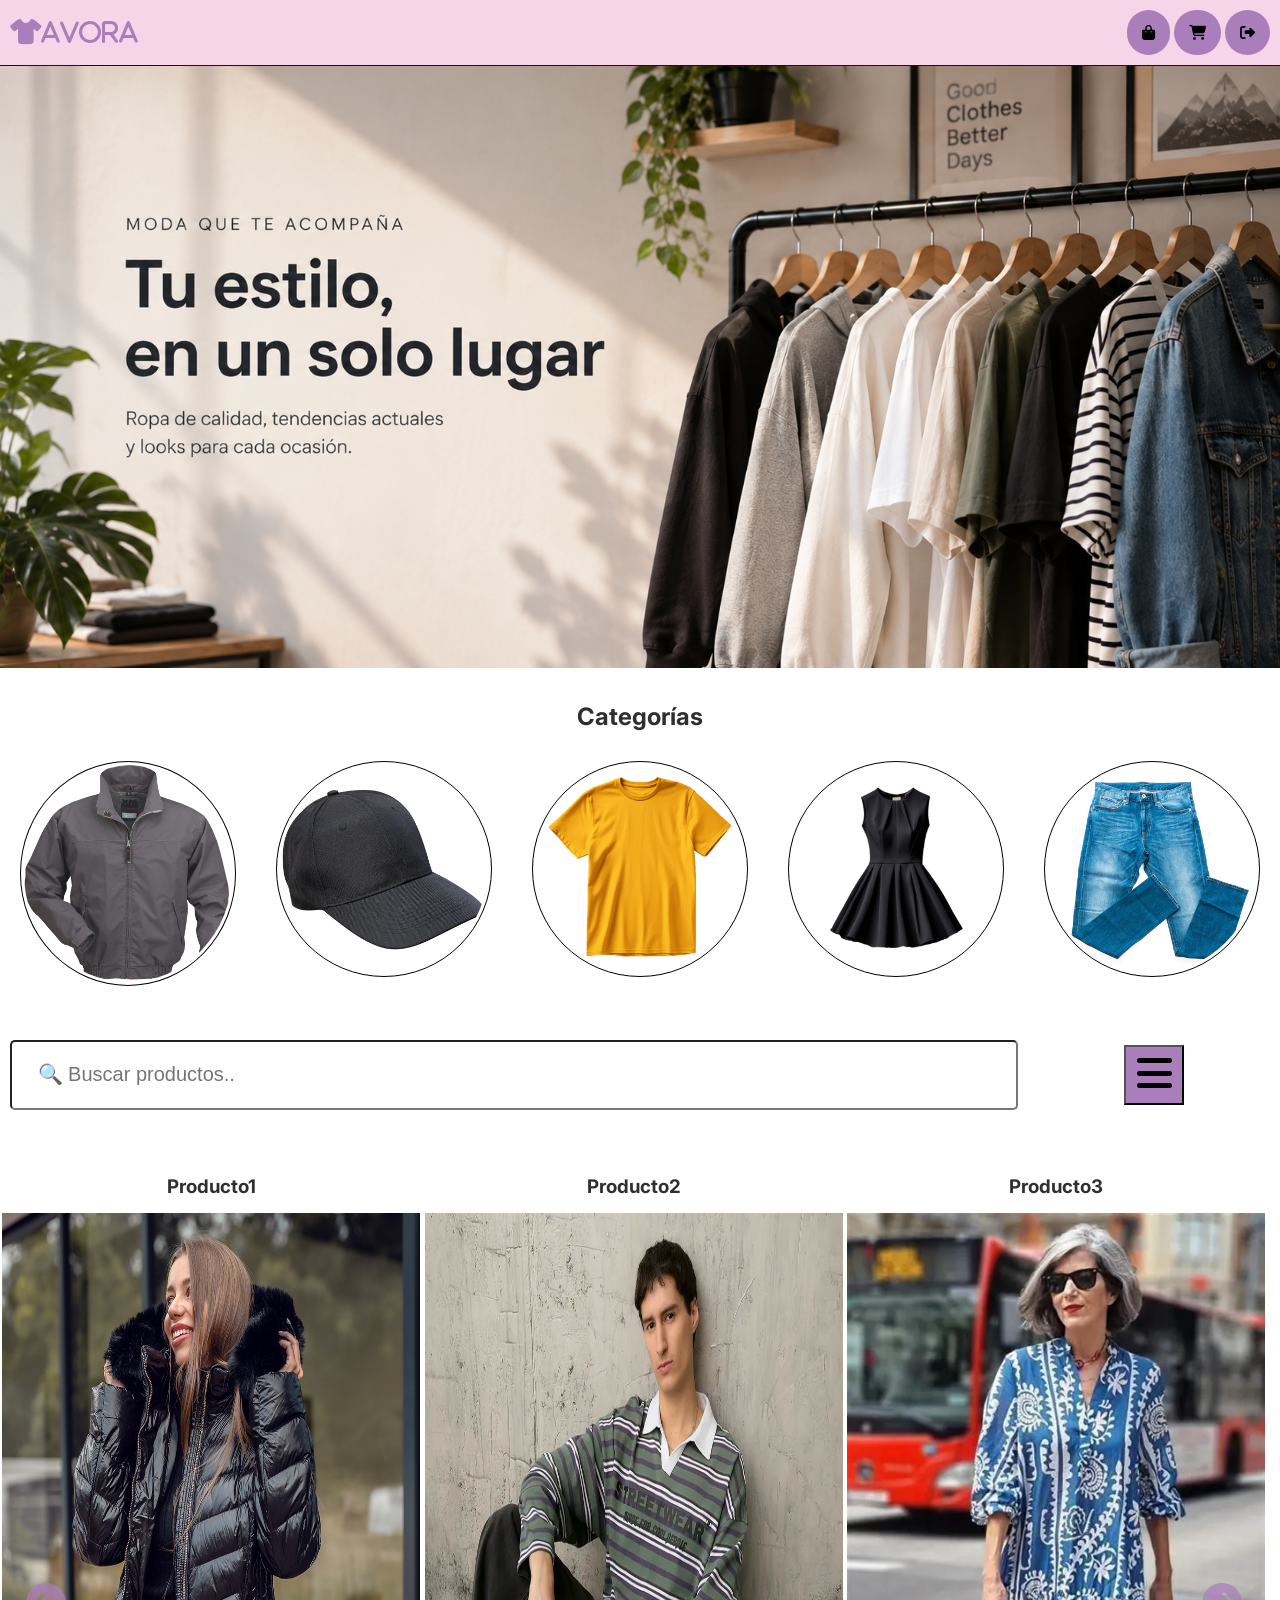
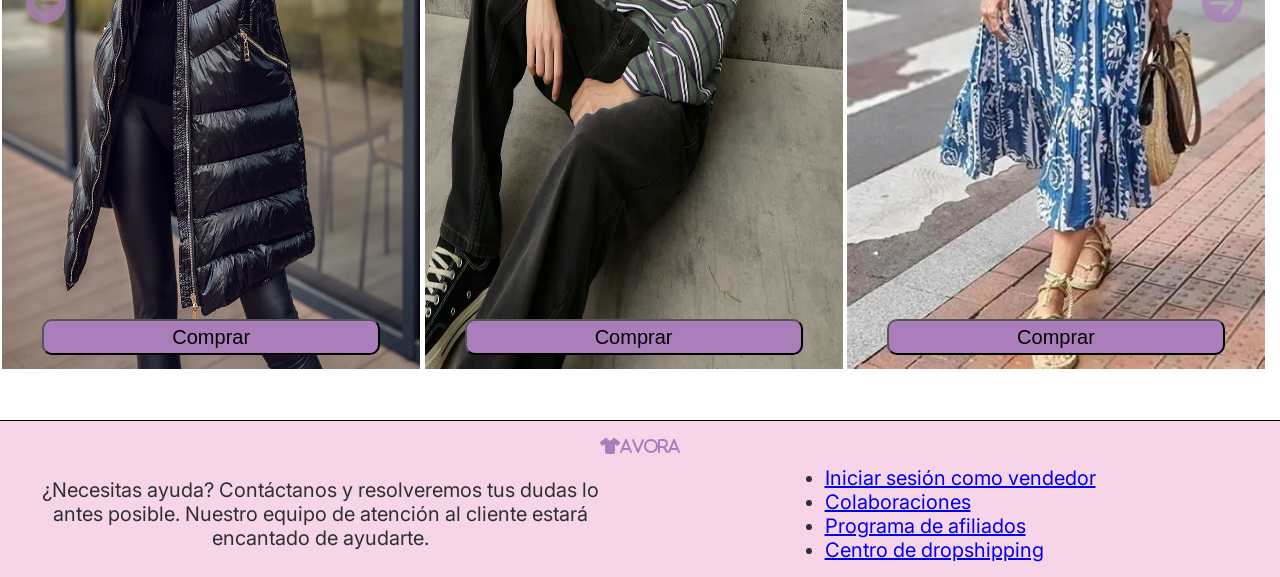
<file: index.html>
<!DOCTYPE html>
<html lang="es">

<head>
    <meta charset="UTF-8">
    <meta name="viewport" content="width=device-width, initial-scale=1.0">
    <link rel="stylesheet" href="style.css">
    <link rel="stylesheet" href="https://cdnjs.cloudflare.com/ajax/libs/font-awesome/6.5.0/css/all.min.css">
    <link rel="preconnect" href="https://fonts.googleapis.com">
    <link rel="preconnect" href="https://fonts.gstatic.com" crossorigin>
    <link href="https://fonts.googleapis.com/css2?family=Inter:wght@400;700&display=swap" rel="stylesheet">

    <title>Login</title>
</head>

<body>
    <header>
        <div class="logo">
            <i class="fa-solid fa-shirt">AVORA</i>
        </div>
        <div class="menu">
            <a href="productos.html"><button><i class="fa-solid fa-bag-shopping"></i></button></a>
            <a href="carrito.html"><button><i class="fa-solid fa-cart-shopping"></i></button></a>
            <a href="index.html"><button><i class="fa-solid fa-right-from-bracket"></i></button></a>
        </div>
    </header>
    <main>
        <img class="banner" src="imagenes/imagen1.png" alt="a">
        <h2>Categorías</h2>
        <div class="categorias">
            <a href=""><img src="imagenes/chaquetas.png" alt="chaquetas"></a>
            <a href=""><img src="imagenes/gorra.png" alt="Gorras"></a>
            <a href=""><img src="imagenes/polera.webp" alt="Poleras"></a>
            <a href=""><img src="imagenes/vestido.webp" alt="Vestidos"></a>
            <a href=""><img src="imagenes/pantalones.avif" alt="pantalones"></a>
        </div>
        <div class="buscador">
            <input type="text" placeholder=" 🔍 Buscar productos.." >
            <div>
                <button><i class="fa-solid fa-bars"></i></button>
            </div>
        </div>
        <div class="productos">
            <div class="producto">
                <h3>Producto1</h3>
                <img src="imagenes/producto1.jpg" alt="Producto1">
                <button>Comprar</button>
            </div>
            <div class="producto">
                <h3>Producto2</h3>
                <img src="imagenes/producto2.webp" alt="Producto2">
                <button>Comprar</button>
            </div>
            <div class="producto">
                <h3>Producto3</h3>
                <img src="imagenes/producto3.webp" alt="Producto3">
                <button>Comprar</button>
            </div>
            <button class="flecha-i"><i class="fa-solid fa-circle-arrow-left flecha"></i></button>
            <button class="flecha-d"><i class="fa-solid fa-circle-arrow-right flecha"></i></button>
        </div>
    </main>
    <footer>
        <div class="minilogo">
            <i class="fa-solid fa-shirt">AVORA</i>
        </div>
        <div class="info">
            <p>
                ¿Necesitas ayuda? Contáctanos y resolveremos tus dudas lo antes posible.
                Nuestro equipo de atención al cliente estará encantado de ayudarte.
            </p>
            <div class="links">
                <ul>
                    <li><a href="#">Iniciar sesión como vendedor</a></li>
                    <li><a href="#">Colaboraciones</a></li>
                    <li><a href="#">Programa de afiliados</a></li>
                    <li><a href="#">Centro de dropshipping</a></li>
                </ul>
            </div>
        </div>

    </footer>
</body>

</html>
</file>
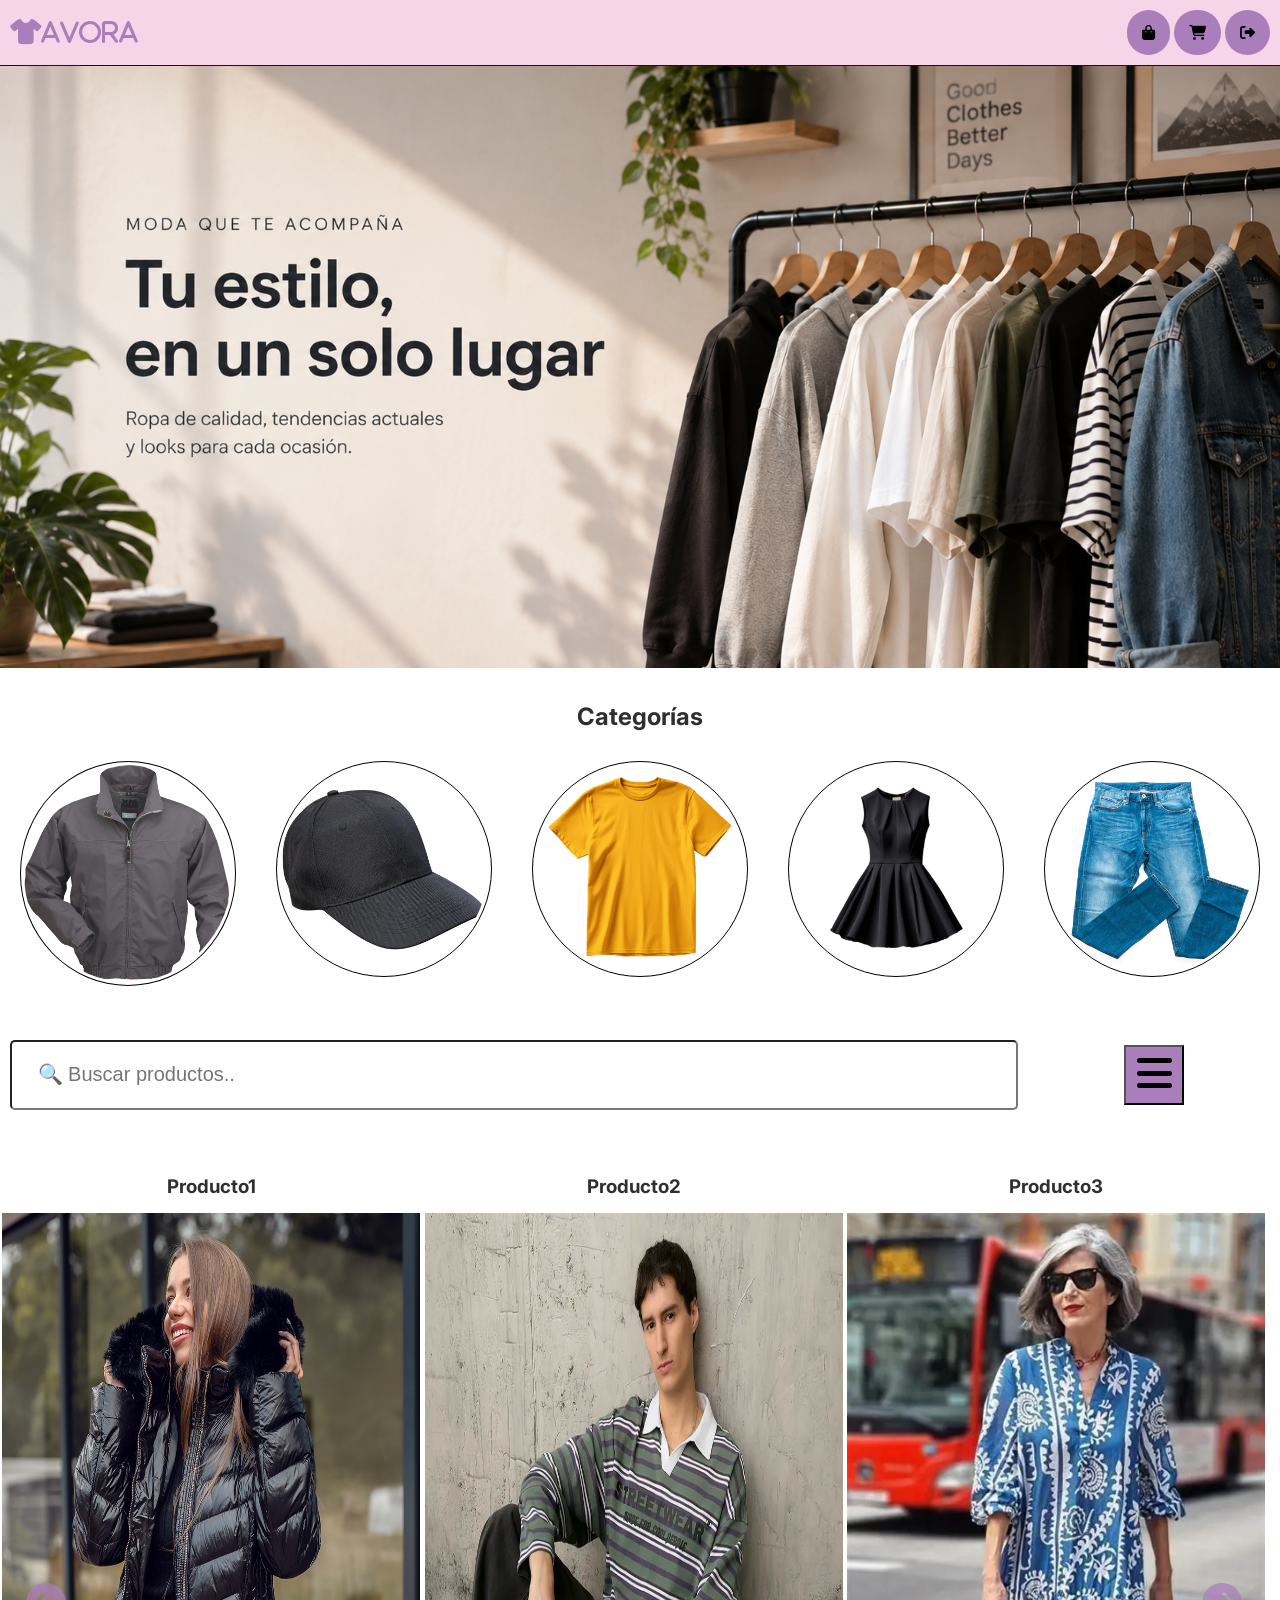
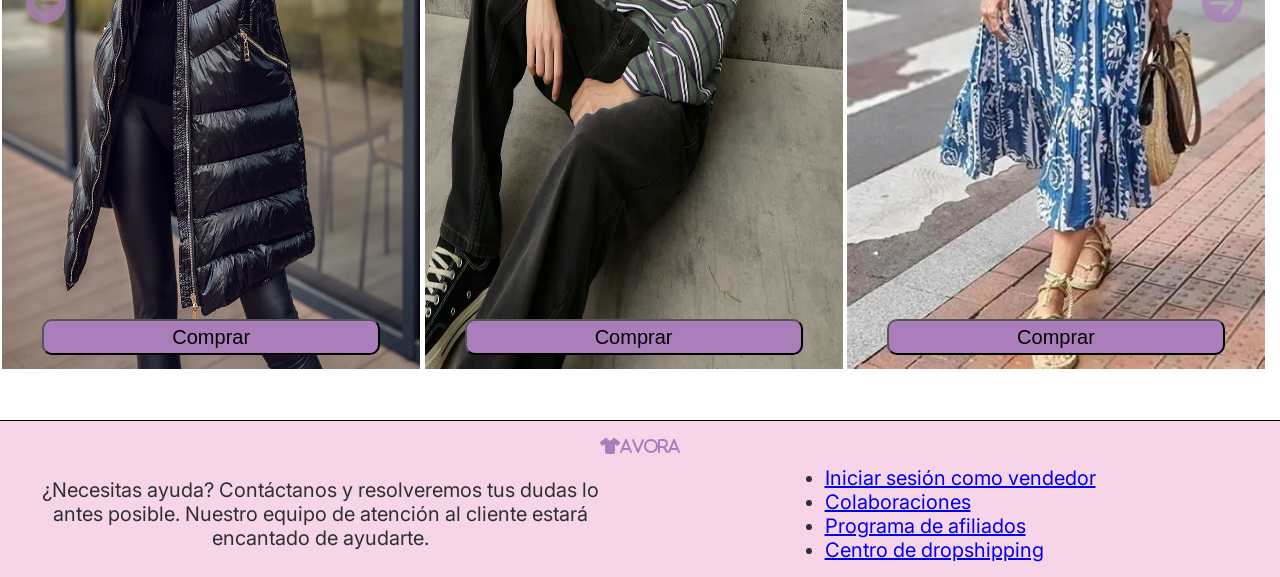
<file: home.html>
<!DOCTYPE html>
<html lang="en">

<head>
    <meta charset="UTF-8">
    <meta name="viewport" content="width=device-width, initial-scale=1.0">
    <link rel="stylesheet" href="home.css">
    <link rel="stylesheet" href="https://cdnjs.cloudflare.com/ajax/libs/font-awesome/6.5.0/css/all.min.css">
    <link rel="preconnect" href="https://fonts.googleapis.com">
    <link rel="preconnect" href="https://fonts.gstatic.com" crossorigin>
    <link href="https://fonts.googleapis.com/css2?family=Inter:wght@400;700&display=swap" rel="stylesheet">

    <title>Login</title>
</head>

<body>
    <header>
        <div class="logo">
            <i class="fa-solid fa-shirt">AVORA</i>
        </div>
        <div class="menu">
            <a href="productos.html"><button><i class="fa-solid fa-bag-shopping"></i></button></a>
            <a href="carrito.html"><button><i class="fa-solid fa-cart-shopping"></i></button></a>
            <a href="index.html"><button><i class="fa-solid fa-right-from-bracket"></i></button></a>
        </div>
    </header>
    <main>
        <img class="banner" src="imagenes/imagen1.png" alt="a">
        <h2>Categorías</h2>
        <div class="categorias">
            <a href=""><img src="imagenes/chaquetas.png" alt="chaquetas"></a>
            <a href=""><img src="imagenes/gorra.png" alt="Gorras"></a>
            <a href=""><img src="imagenes/polera.webp" alt="Poleras"></a>
            <a href=""><img src="imagenes/vestido.webp" alt="Vestidos"></a>
            <a href=""><img src="imagenes/pantalones.avif" alt="pantalones"></a>
        </div>
        <div class="buscador">
            <input type="text" placeholder=" 🔍 Buscar productos.." >
            <div>
                <button><i class="fa-solid fa-bars"></i></button>
            </div>
        </div>
        <div class="productos">
            <div class="producto">
                <h3>Producto1</h3>
                <img src="imagenes/producto1.jpg" alt="Producto1">
                <button>Comprar</button>
            </div>
            <div class="producto">
                <h3>Producto2</h3>
                <img src="imagenes/producto2.webp" alt="Producto2">
                <button>Comprar</button>
            </div>
            <div class="producto">
                <h3>Producto3</h3>
                <img src="imagenes/producto3.webp" alt="Producto3">
                <button>Comprar</button>
            </div>
            <button class="flecha-i"><i class="fa-solid fa-circle-arrow-left flecha"></i></button>
            <button class="flecha-d"><i class="fa-solid fa-circle-arrow-right flecha"></i></button>
        </div>
    </main>
    <footer>
        <div class="minilogo">
            <i class="fa-solid fa-shirt">AVORA</i>
        </div>
        <div class="info">
            <p>
                ¿Necesitas ayuda? Contáctanos y resolveremos tus dudas lo antes posible.
                Nuestro equipo de atención al cliente estará encantado de ayudarte.
            </p>
            <div class="links">
                <ul>
                    <li><a href="#">Iniciar sesión como vendedor</a></li>
                    <li><a href="#">Colaboraciones</a></li>
                    <li><a href="#">Programa de afiliados</a></li>
                    <li><a href="#">Centro de dropshipping</a></li>
                </ul>
            </div>
        </div>

    </footer>
</body>

</html>
</file>
<file: style.css>
* {
    margin: 0;
    padding: 0;
    box-sizing: border-box;
}

body {
    min-height: 100vh;
    font-family: 'inter', sans-serif;
    background-color: white;
    color: #2F2F2F;
}
body button {
    background-color: #AA7EBB;
    cursor: pointer;
}
body button:hover{
    background-color: #7b528a;
}

header {
    background: #F7D5E9;
    padding: 10px;
    gap: 10px;
    display: flex;
    border-bottom: #0e1435 solid 1px;
    justify-content: space-between;
    align-items: center;
    flex-wrap: wrap;
}

.logo {
    display: flex;
    align-items: center;
    color: #AA7EBB;
    font-size: 25px;
    font-weight: bold;
    cursor: default;
}


header button {
    border: none;
    justify-content: center;
    height: 45px;
    padding: 0 15px;
    border-radius: 50px;
    font-size: 15px;
    cursor: pointer;
    transition: 0.3s;
}

.banner {
    width: 100%;
    height: 25%;
}

main h2 {
    margin-block: 30px;
    text-align: center;
}

.categorias {
    display: flex;
    justify-content: center;
    padding-inline: 20px;
    gap: 40px;
}

.categorias img {
    border: black solid 1px;
    border-radius: 100%;
    padding: 3px;
    width: 100%;
    height: 100%;
}

.categorias a {
    border-radius: 100%;
    height: 25%;
    width: 25%;
    min-width: 40px;
    min-height: 40px;
}
.categorias a:hover{
    background-color: white;
    filter: brightness(90%);
}

.buscador {
    display: flex;
    align-items: center;
    padding: 10px;
    margin-block: 40px;
}

.buscador input {
    width: 80%;
    height: 70px;
    padding-inline: 20px;
    border-radius: 5px;
    font-size: 20px;
}

.buscador button {
    position: relative;
    left: 4%;
    width: 60px;
    height: 60px;
    font-size: 40px;
}
.buscador div{
    display: flex;
    width: 20%;
    justify-content: center;
}

.productos {
    display: flex;
    margin-block: 15px;
    position: relative;
}

.productos h3 {
    margin: 15px;
}

.producto {
    display: flex;
    flex-direction: column;
    align-items: center;
    width: 33%;
}

.producto img {
    height: 100%;
    width: 99%;
}

.flecha-i,
.flecha-d {
    background: transparent;
    border: transparent;
    position: absolute;
    font-size: 40px;
    color: #aa7ebbb7;
    top: 50%;
}
.flecha-i:hover,
.flecha-d:hover {
    color: #AA7EBB;
    background-color: transparent;
}

.flecha-i {
    left: 2%;
}

.flecha-d {
    right: 3%;
}

.producto button {
    background-color: #AA7EBB;
    width: 80%;
    height: 40px;
    border-radius: 10px;
    font-size: 20px;
    position: relative;
    bottom: 50px;
}

footer {
    display: flex;
    flex-direction: column;
    align-items: center;
    text-align: center;
    background-color: #F7D5E9;
    padding: 15px;
    border-top: black solid 1px;
}

.minilogo {
    color: #AA7EBB;
    font-weight: bold;
    cursor: default;
    padding-bottom: 10px;
}

.info {
    display: flex;
    justify-content: center;
    align-items: center;
    gap: 30px;
}

.info p,
.links {
    font-size: 20px;
    width: 50%;
}

.info p {
    text-align: center;
}

.links {
    display: flex;
    justify-content: center;
    text-align: left;
}
.links a:hover{
    color:#101c5e;
}
</file>
<file: home.css>
* {
    margin: 0;
    padding: 0;
    box-sizing: border-box;
}

body {
    min-height: 100vh;
    font-family: 'inter', sans-serif;
    background-color: white;
    color: #2F2F2F;
}
body button {
    background-color: #AA7EBB;
    cursor: pointer;
}
body button:hover{
    background-color: #7b528a;
}

header {
    background: #F7D5E9;
    padding: 10px;
    gap: 10px;
    display: flex;
    border-bottom: #0e1435 solid 1px;
    justify-content: space-between;
    align-items: center;
    flex-wrap: wrap;
}

.logo {
    display: flex;
    align-items: center;
    color: #AA7EBB;
    font-size: 25px;
    font-weight: bold;
    cursor: default;
}


header button {
    border: none;
    justify-content: center;
    height: 45px;
    padding: 0 15px;
    border-radius: 50px;
    font-size: 15px;
    cursor: pointer;
    transition: 0.3s;
}

.banner {
    width: 100%;
    height: 25%;
}

main h2 {
    margin-block: 30px;
    text-align: center;
}

.categorias {
    display: flex;
    justify-content: center;
    padding-inline: 20px;
    gap: 40px;
}

.categorias img {
    border: black solid 1px;
    border-radius: 100%;
    padding: 3px;
    width: 100%;
    height: 100%;
}

.categorias a {
    border-radius: 100%;
    height: 25%;
    width: 25%;
    min-width: 40px;
    min-height: 40px;
}
.categorias a:hover{
    background-color: white;
    filter: brightness(90%);
}

.buscador {
    display: flex;
    align-items: center;
    padding: 10px;
    margin-block: 40px;
}

.buscador input {
    width: 80%;
    height: 70px;
    padding-inline: 20px;
    border-radius: 5px;
    font-size: 20px;
}

.buscador button {
    position: relative;
    left: 4%;
    width: 60px;
    height: 60px;
    font-size: 40px;
}
.buscador div{
    display: flex;
    width: 20%;
    justify-content: center;
}

.productos {
    display: flex;
    margin-block: 15px;
    position: relative;
}

.productos h3 {
    margin: 15px;
}

.producto {
    display: flex;
    flex-direction: column;
    align-items: center;
    width: 33%;
}

.producto img {
    height: 100%;
    width: 99%;
}

.flecha-i,
.flecha-d {
    background: transparent;
    border: transparent;
    position: absolute;
    font-size: 40px;
    color: #aa7ebbb7;
    top: 50%;
}
.flecha-i:hover,
.flecha-d:hover {
    color: #AA7EBB;
    background-color: transparent;
}

.flecha-i {
    left: 2%;
}

.flecha-d {
    right: 3%;
}

.producto button {
    background-color: #AA7EBB;
    width: 80%;
    height: 40px;
    border-radius: 10px;
    font-size: 20px;
    position: relative;
    bottom: 50px;
}

footer {
    display: flex;
    flex-direction: column;
    align-items: center;
    text-align: center;
    background-color: #F7D5E9;
    padding: 15px;
    border-top: black solid 1px;
}

.minilogo {
    color: #AA7EBB;
    font-weight: bold;
    cursor: default;
    padding-bottom: 10px;
}

.info {
    display: flex;
    justify-content: center;
    align-items: center;
    gap: 30px;
}

.info p,
.links {
    font-size: 20px;
    width: 50%;
}

.info p {
    text-align: center;
}

.links {
    display: flex;
    justify-content: center;
    text-align: left;
}
.links a:hover{
    color:#101c5e;
}
</file>
